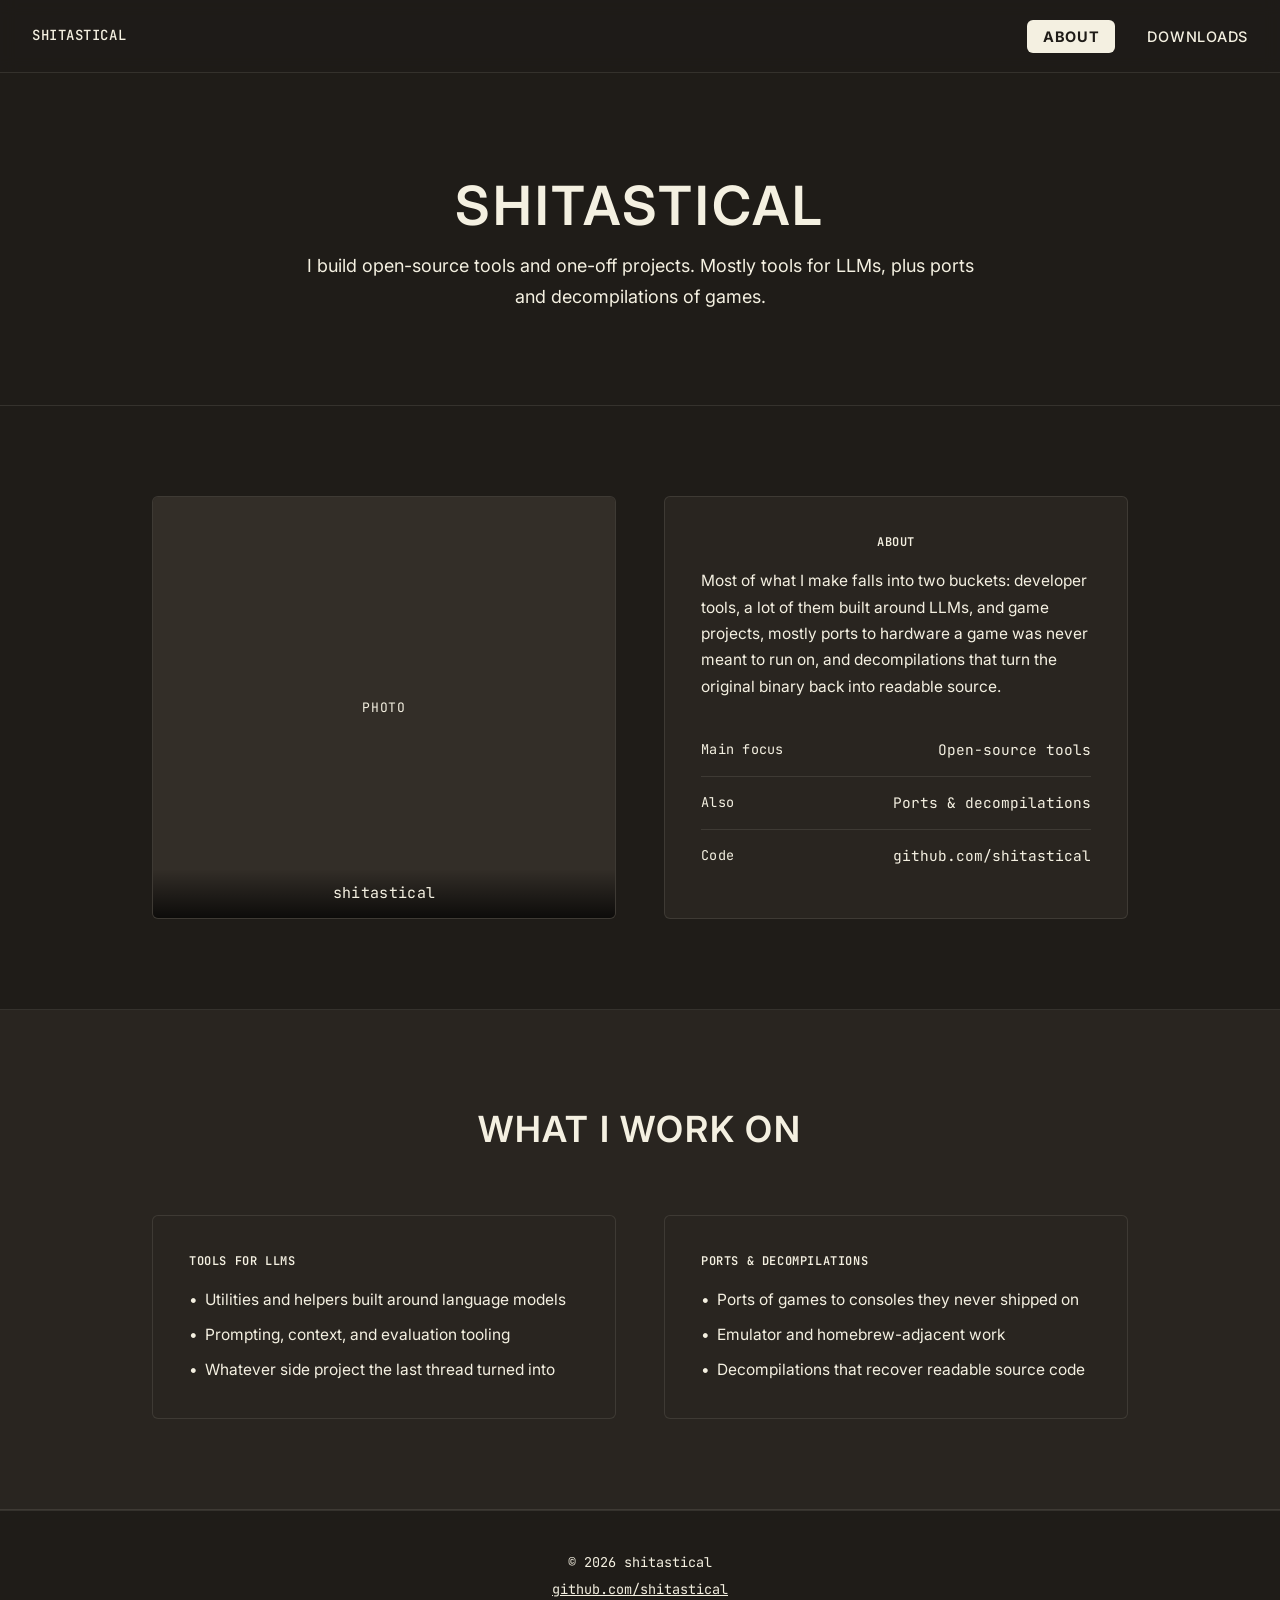
<file: index.html>
<!DOCTYPE html>
<html lang="en">
<head>
<meta charset="UTF-8">
<meta name="viewport" content="width=device-width, initial-scale=1.0">
<title>shitastical</title>
<link rel="preconnect" href="https://fonts.googleapis.com">
<link rel="preconnect" href="https://fonts.gstatic.com" crossorigin>
<link href="https://fonts.googleapis.com/css2?family=Inter:wght@400;500;600;700&family=JetBrains+Mono:wght@400;500&display=swap" rel="stylesheet">
<link rel="stylesheet" href="style.css?v=2">
</head>
<body>

<div class="page-transition" id="pageTransition"></div>

<nav class="nav">
  <div class="wrap">
    <a href="#top" class="brand" data-page="index.html">
      <!-- <img src="assets/images/logo.png" alt="shitastical" class="logo-img"> -->
      shitastical
    </a>
    <ul class="nav-links">
      <li><a href="index.html" class="active" data-page="index.html">About</a></li>
      <li><a href="page-two.html" data-page="page-two.html">Downloads</a></li>
    </ul>
  </div>
</nav>

<main id="pageContent">
<header class="page-hero" id="top">
  <div class="wrap">
    <h1>SHITASTICAL</h1>
    <p>I build open-source tools and one-off projects. Mostly tools for LLMs, plus ports and decompilations of games.</p>
  </div>
</header>

<section class="section" id="about">
  <div class="wrap">
    <div class="about-body">
      <div class="reveal about-card about-photo-card">
        <div class="photo-placeholder"><span>Photo</span></div>
        <div class="photo-caption">shitastical</div>
      </div>

      <div class="reveal about-card">
        <h4 class="about-card-label">About</h4>
        <p class="about-bio">
          Most of what I make falls into two buckets: developer tools, a lot of them built around LLMs, and game projects, mostly ports to hardware a game was never meant to run on, and decompilations that turn the original binary back into readable source.
        </p>
        <div class="stat-list">
          <div class="stat-row"><span class="label">Main focus</span><span class="value">Open-source tools</span></div>
          <div class="stat-row"><span class="label">Also</span><span class="value">Ports &amp; decompilations</span></div>
          <div class="stat-row"><span class="label">Code</span><span class="value">github.com/shitastical</span></div>
        </div>
      </div>
    </div>
  </div>
</section>

<section class="section section-alt" id="work">
  <div class="wrap">
    <div class="section-head reveal">
      <h2>What I work on</h2>
    </div>
    <div class="about-body">
      <div class="reveal about-card">
        <h4 class="about-card-label">Tools for LLMs</h4>
        <ul class="about-list">
          <li>Utilities and helpers built around language models</li>
          <li>Prompting, context, and evaluation tooling</li>
          <li>Whatever side project the last thread turned into</li>
        </ul>
      </div>
      <div class="reveal about-card">
        <h4 class="about-card-label">Ports &amp; Decompilations</h4>
        <ul class="about-list">
          <li>Ports of games to consoles they never shipped on</li>
          <li>Emulator and homebrew-adjacent work</li>
          <li>Decompilations that recover readable source code</li>
        </ul>
      </div>
    </div>
  </div>
</section>

</main>

<!-- Lightbox Modal Overlay -->
<div class="lightbox" id="screenshotLightbox">
  <div class="lightbox-content">
    <button class="lightbox-close" id="lightboxClose" aria-label="Close">&times;</button>
    <div id="lightboxTarget" style="width:100%; height:100%;"></div>
  </div>
</div>

<footer>
  <div class="wrap" style="justify-content: center; flex-direction: column; gap: 4px;">
    <span>&copy; 2026 shitastical</span>
    <span><a href="https://github.com/shitastical">github.com/shitastical</a></span>
  </div>
</footer>

<script>
  const pageContent = document.getElementById('pageContent');
  const pageTransition = document.getElementById('pageTransition');
  const navLinks = document.querySelectorAll('.nav-links a, .brand');

  navLinks.forEach(link => {
    link.addEventListener('click', async (e) => {
      const href = link.getAttribute('href');
      const dataPage = link.getAttribute('data-page');
      const targetPage = dataPage || href;

      if (href && !href.startsWith('#') && !href.startsWith('javascript:') && targetPage) {
        const currentPage = window.location.pathname.split('/').pop() || 'index.html';
        if (currentPage === targetPage) {
          e.preventDefault();
          window.scrollTo({ top: 0, behavior: 'smooth' });
          document.querySelectorAll('.reveal').forEach(el => el.classList.remove('is-visible'));
          setTimeout(() => { initRevealAnimations(); }, 100);
          return;
        }

        e.preventDefault();

        document.querySelectorAll('.nav-links a').forEach(a => a.classList.remove('active'));
        if (link.parentElement.classList.contains('nav-links')) {
          link.classList.add('active');
        } else {
          const matchingLink = document.querySelector(`.nav-links a[data-page="${targetPage}"]`);
          if (matchingLink) matchingLink.classList.add('active');
        }

        pageContent.classList.add('loading');
        if (pageTransition) pageTransition.classList.add('active');

        setTimeout(async () => {
          try {
            const response = await fetch(targetPage);
            const html = await response.text();
            const parser = new DOMParser();
            const doc = parser.parseFromString(html, 'text/html');
            const newContent = doc.getElementById('pageContent');

            if (newContent) {
              pageContent.innerHTML = newContent.innerHTML;
              history.pushState({}, '', targetPage);
              window.scrollTo(0, 0);
              initRevealAnimations();

              setTimeout(() => {
                pageContent.classList.remove('loading');
                if (pageTransition) pageTransition.classList.remove('active');
              }, 500);
            }
          } catch (error) {
            console.error('Failed to load page:', error);
            pageContent.classList.remove('loading');
            if (pageTransition) pageTransition.classList.remove('active');
            window.location.href = targetPage;
          }
        }, 400);
      }
    });
  });

  window.addEventListener('popstate', () => {
    const currentPage = window.location.pathname.split('/').pop() || 'index.html';
    const matchingLink = document.querySelector(`.nav-links a[data-page="${currentPage}"]`);
    if (matchingLink) {
      document.querySelectorAll('.nav-links a').forEach(a => a.classList.remove('active'));
      matchingLink.classList.add('active');
    }
  });

  function initRevealAnimations() {
    const revealEls = document.querySelectorAll('.reveal');
    if ('IntersectionObserver' in window) {
      const io = new IntersectionObserver((entries) => {
        entries.forEach(entry => {
          if (entry.isIntersecting) {
            entry.target.classList.add('is-visible');
            io.unobserve(entry.target);
          }
        });
      }, { threshold: 0.12 });
      revealEls.forEach(el => io.observe(el));
    } else {
      revealEls.forEach(el => el.classList.add('is-visible'));
    }
  }

  // Initialize on load
  initRevealAnimations();

  // Lightbox with event delegation
  const lightbox = document.getElementById('screenshotLightbox');
  const lightboxTarget = document.getElementById('lightboxTarget');
  const lightboxClose = document.getElementById('lightboxClose');
  
  document.addEventListener('click', (e) => {
    const frame = e.target.closest('.frame');
    if (frame && lightbox && lightboxTarget) {
      const img = frame.querySelector('img');
      const placeholder = frame.querySelector('.photo-placeholder-frame');
      
      if (img) {
        const clonedImg = img.cloneNode(true);
        lightboxTarget.innerHTML = '';
        lightboxTarget.appendChild(clonedImg);
        lightbox.classList.add('is-active');
        document.body.style.overflow = 'hidden';
      } else if (placeholder) {
        const clonedPlaceholder = placeholder.cloneNode(true);
        lightboxTarget.innerHTML = '';
        lightboxTarget.appendChild(clonedPlaceholder);
        lightbox.classList.add('is-active');
        document.body.style.overflow = 'hidden';
      }
    }
  });
  
  function closeLightbox() {
    if (lightbox) {
      lightbox.classList.remove('is-active');
      if (lightboxTarget) lightboxTarget.innerHTML = '';
      document.body.style.overflow = '';
    }
  }
  
  if (lightboxClose) lightboxClose.addEventListener('click', closeLightbox);
  if (lightbox) {
    lightbox.addEventListener('click', (e) => {
      if (e.target === lightbox) closeLightbox();
    });
  }
  
  document.addEventListener('keydown', (e) => {
    if (e.key === 'Escape') closeLightbox();
  });
</script>
</body>
</html>
</file>
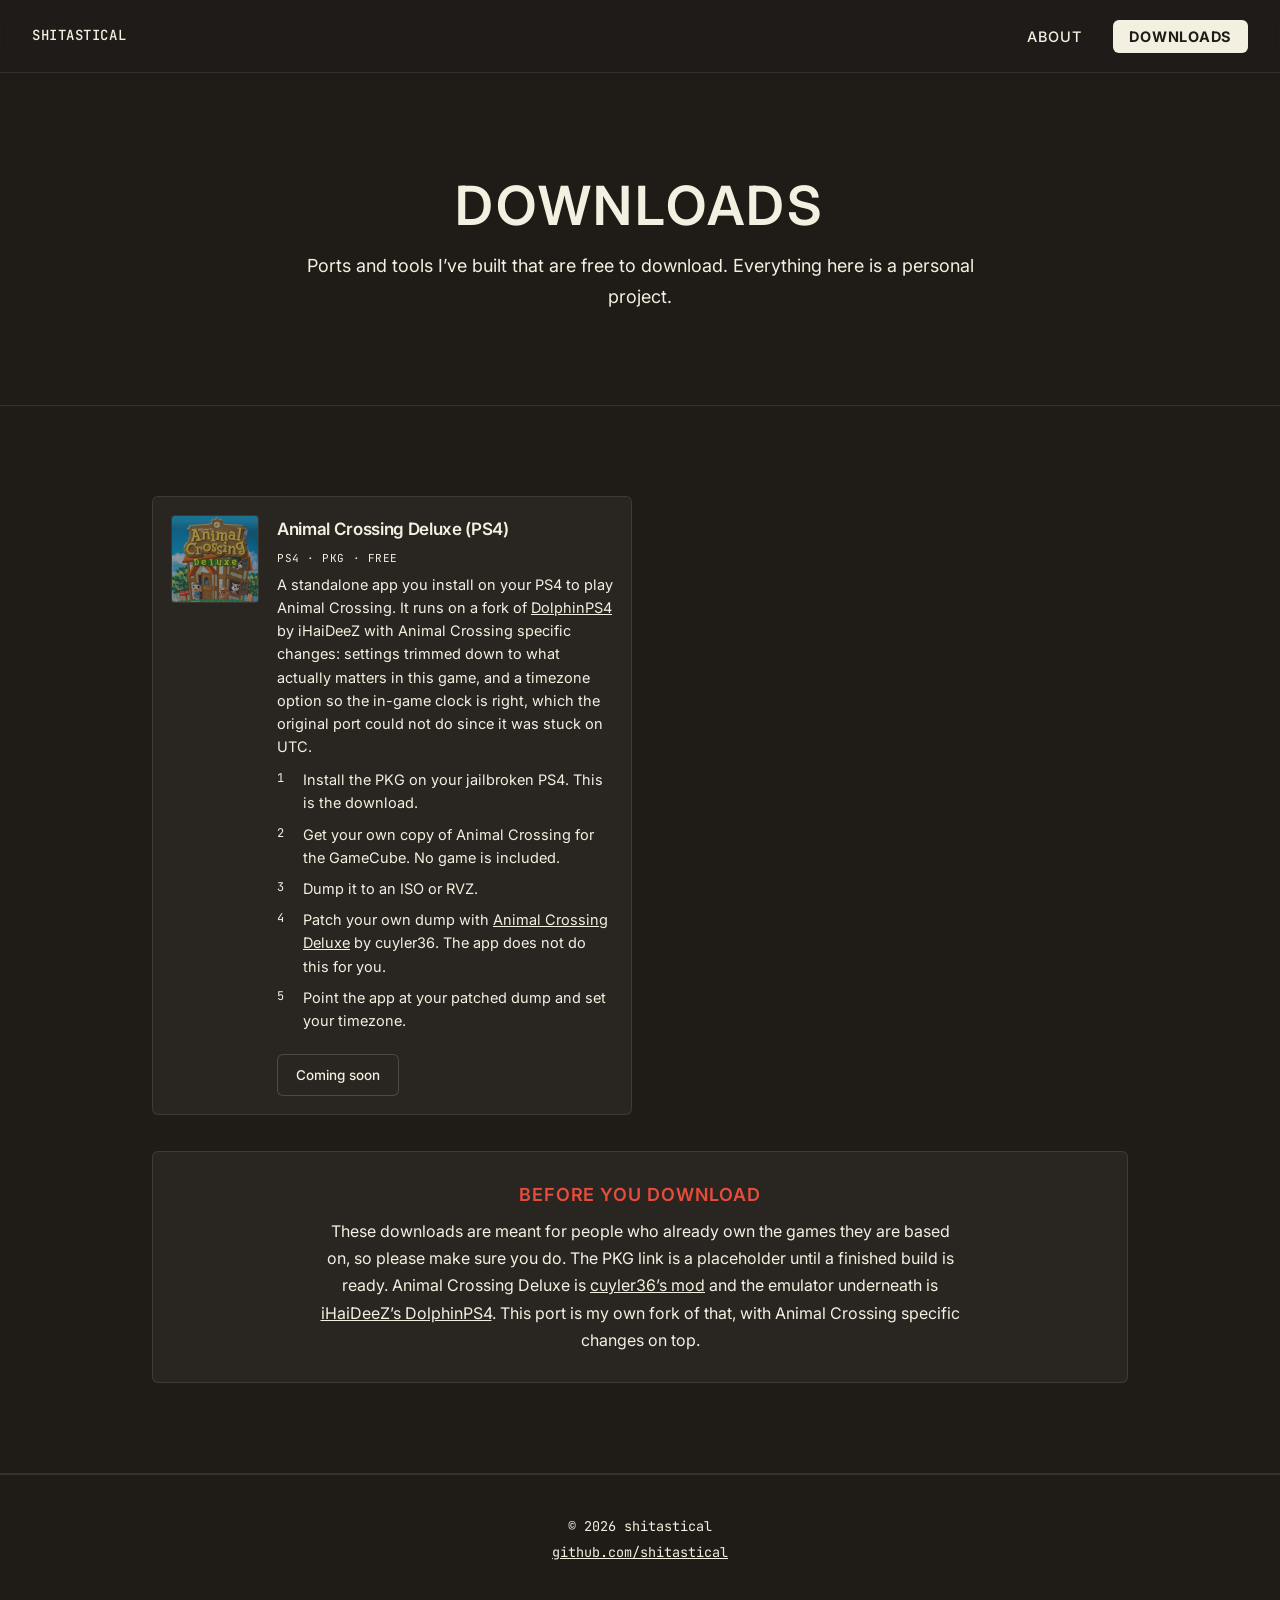
<file: page-two.html>
<!DOCTYPE html>
<html lang="en">
<head>
<meta charset="UTF-8">
<meta name="viewport" content="width=device-width, initial-scale=1.0">
<title>Downloads, shitastical</title>
<link rel="preconnect" href="https://fonts.googleapis.com">
<link rel="preconnect" href="https://fonts.gstatic.com" crossorigin>
<link href="https://fonts.googleapis.com/css2?family=Inter:wght@400;500;600;700&family=JetBrains+Mono:wght@400;500&display=swap" rel="stylesheet">
<link rel="stylesheet" href="style.css?v=2">
</head>
<body>

<div class="page-transition" id="pageTransition"></div>

<nav class="nav">
  <div class="wrap">
    <a href="#top" class="brand" data-page="page-two.html">
      <!-- <img src="assets/images/logo.png" alt="shitastical" class="logo-img"> -->
      shitastical
    </a>
    <ul class="nav-links">
      <li><a href="index.html" data-page="index.html">About</a></li>
      <li><a href="page-two.html" class="active" data-page="page-two.html">Downloads</a></li>
    </ul>
  </div>
</nav>

<main id="pageContent">
<header class="page-hero" id="top">
  <div class="wrap">
    <h1>DOWNLOADS</h1>
    <p>Ports and tools I&rsquo;ve built that are free to download. Everything here is a personal project.</p>
  </div>
</header>

<section class="section" id="downloads">
  <div class="wrap">
    <div class="download-grid">

      <article class="reveal download-card is-soon">
        <img class="download-thumb" src="assets/images/animal_crossing_deluxe_icon.jpeg"
             alt="Animal Crossing Deluxe cover art" width="88" height="88" loading="lazy">
        <div class="download-body">
          <h3 class="download-title">Animal Crossing Deluxe (PS4)</h3>
          <p class="download-meta">PS4 &middot; PKG &middot; Free</p>
          <p class="download-desc">
            A standalone app you install on your PS4 to play Animal Crossing. It runs on a fork
            of <a href="https://github.com/iHaiDeeZ/DolphinPS4" rel="noopener">DolphinPS4</a> by
            iHaiDeeZ with Animal Crossing specific changes: settings trimmed down to what
            actually matters in this game, and a timezone option so the in-game clock is right,
            which the original port could not do since it was stuck on UTC.
          </p>
          <ol class="download-steps">
            <li>Install the PKG on your jailbroken PS4. This is the download.</li>
            <li>Get your own copy of Animal Crossing for the GameCube. No game is included.</li>
            <li>Dump it to an ISO or RVZ.</li>
            <li>
              Patch your own dump with
              <a href="https://cuyler36.github.io/acdx/" rel="noopener">Animal Crossing Deluxe</a>
              by cuyler36. The app does not do this for you.
            </li>
            <li>Point the app at your patched dump and set your timezone.</li>
          </ol>
          <div class="download-actions">
            <a href="#" class="btn btn-outline">Coming soon</a>
          </div>
        </div>
      </article>

    </div>

    <div class="reveal note-panel">
      <h3>Before you download</h3>
      <p>
        These downloads are meant for people who already own the games they are based on,
        so please make sure you do. The PKG link is a placeholder until a finished build is
        ready. Animal Crossing Deluxe is
        <a href="https://cuyler36.github.io/acdx/" rel="noopener">cuyler36&rsquo;s mod</a> and
        the emulator underneath is
        <a href="https://github.com/iHaiDeeZ/DolphinPS4" rel="noopener">iHaiDeeZ&rsquo;s DolphinPS4</a>.
        This port is my own fork of that, with Animal Crossing specific changes on top.
      </p>
    </div>
  </div>
</section>

</main>

<!-- Lightbox Modal Overlay -->
<div class="lightbox" id="screenshotLightbox">
  <div class="lightbox-content">
    <button class="lightbox-close" id="lightboxClose" aria-label="Close">&times;</button>
    <div id="lightboxTarget" style="width:100%; height:100%;"></div>
  </div>
</div>

<footer>
  <div class="wrap" style="justify-content: center; flex-direction: column; gap: 4px;">
    <span>&copy; 2026 shitastical</span>
    <span><a href="https://github.com/shitastical">github.com/shitastical</a></span>
  </div>
</footer>

<script>
  // SPA Page Router
  const pageContent = document.getElementById('pageContent');
  const pageTransition = document.getElementById('pageTransition');
  const navLinks = document.querySelectorAll('.nav-links a, .brand');
  
  // Intercept nav clicks
  navLinks.forEach(link => {
    link.addEventListener('click', async (e) => {
      const href = link.getAttribute('href');
      const dataPage = link.getAttribute('data-page');
      const targetPage = dataPage || href;
      
      if (href && !href.startsWith('#') && !href.startsWith('javascript:') && targetPage) {
        // Skip transition if already on this page
        const currentPage = window.location.pathname.split('/').pop() || 'page-two.html';
        if (currentPage === targetPage) {
          e.preventDefault();
          window.scrollTo({ top: 0, behavior: 'smooth' });
          // Re-trigger reveal animations
          document.querySelectorAll('.reveal').forEach(el => el.classList.remove('is-visible'));
          setTimeout(() => {
            initRevealAnimations();
          }, 100);
          return;
        }
        
        e.preventDefault();
        
        // Update active state
        document.querySelectorAll('.nav-links a').forEach(a => a.classList.remove('active'));
        if (link.parentElement.classList.contains('nav-links')) {
          link.classList.add('active');
        } else {
          const matchingLink = document.querySelector(`.nav-links a[data-page="${targetPage}"]`);
          if (matchingLink) matchingLink.classList.add('active');
        }
        
        // Fade out content and show overlay
        pageContent.classList.add('loading');
        if (pageTransition) {
          pageTransition.classList.add('active');
        }
        
        // Wait for fade-out to complete, then fetch
        setTimeout(async () => {
          const fadeOutEnd = Date.now();
          
          try {
            const response = await fetch(targetPage);
            const html = await response.text();
            const parser = new DOMParser();
            const doc = parser.parseFromString(html, 'text/html');
            const newContent = doc.getElementById('pageContent');
            
            if (newContent) {
              pageContent.innerHTML = newContent.innerHTML;
              history.pushState({}, '', targetPage);
              window.scrollTo(0, 0);
              initRevealAnimations();
              
              // Wait 500ms after content is ready
              setTimeout(() => {
                pageContent.classList.remove('loading');
                if (pageTransition) {
                  pageTransition.classList.remove('active');
                }
              }, 500);
            }
          } catch (error) {
            console.error('Failed to load page:', error);
            pageContent.classList.remove('loading');
            if (pageTransition) {
              pageTransition.classList.remove('active');
            }
            window.location.href = targetPage;
          }
        }, 400);
      }
    });
  });
  
  // Handle browser back/forward
  window.addEventListener('popstate', () => {
    const currentPage = window.location.pathname.split('/').pop() || 'page-two.html';
    const matchingLink = document.querySelector(`.nav-links a[data-page="${currentPage}"]`);
    if (matchingLink) {
      document.querySelectorAll('.nav-links a').forEach(a => a.classList.remove('active'));
      matchingLink.classList.add('active');
    }
  });
  
  // Reveal animations
  function initRevealAnimations() {
    const revealEls = document.querySelectorAll('.reveal');
    if ('IntersectionObserver' in window) {
      const io = new IntersectionObserver((entries) => {
        entries.forEach(entry => {
          if (entry.isIntersecting) {
            entry.target.classList.add('is-visible');
            io.unobserve(entry.target);
          }
        });
      }, { threshold: 0.12 });
      revealEls.forEach(el => io.observe(el));
    } else {
      revealEls.forEach(el => el.classList.add('is-visible'));
    }
  }
  
  // Lightbox with event delegation
  const lightbox = document.getElementById('screenshotLightbox');
  const lightboxTarget = document.getElementById('lightboxTarget');
  const lightboxClose = document.getElementById('lightboxClose');
  
  document.addEventListener('click', (e) => {
    const frame = e.target.closest('.frame');
    if (frame && lightbox && lightboxTarget) {
      const img = frame.querySelector('img');
      const placeholder = frame.querySelector('.photo-placeholder-frame');
      
      if (img) {
        const clonedImg = img.cloneNode(true);
        lightboxTarget.innerHTML = '';
        lightboxTarget.appendChild(clonedImg);
        lightbox.classList.add('is-active');
        document.body.style.overflow = 'hidden';
      } else if (placeholder) {
        const clonedPlaceholder = placeholder.cloneNode(true);
        lightboxTarget.innerHTML = '';
        lightboxTarget.appendChild(clonedPlaceholder);
        lightbox.classList.add('is-active');
        document.body.style.overflow = 'hidden';
      }
    }
  });
  
  function closeLightbox() {
    if (lightbox) {
      lightbox.classList.remove('is-active');
      if (lightboxTarget) lightboxTarget.innerHTML = '';
      document.body.style.overflow = '';
    }
  }
  
  if (lightboxClose) lightboxClose.addEventListener('click', closeLightbox);
  if (lightbox) {
    lightbox.addEventListener('click', (e) => {
      if (e.target === lightbox) closeLightbox();
    });
  }
  
  document.addEventListener('keydown', (e) => {
    if (e.key === 'Escape') closeLightbox();
  });
  
  // Initialize on load
  initRevealAnimations();
</script>
</body>
</html>
</file>
<file: style.css>
:root {
  /* Two-tone beige palette */
  --void: #1f1c18;
  --panel: #292520;
  --panel-2: #332e28;
  --line: rgba(244, 240, 225, 0.1);
  --line-strong: rgba(244, 240, 225, 0.18);
  --paper: #f4f0e1;
  --dim: #f4f0e1;
  --dimmer: #f4f0e1;
  --accent: #f4f0e1;
  --accent-hover: #f4f0e1;

  --font-body: 'Inter', -apple-system, BlinkMacSystemFont, "Segoe UI", Roboto, sans-serif;
  --font-mono: 'JetBrains Mono', monospace;

  --wrap: 1040px;
}

* { box-sizing: border-box; }

html {
  scroll-behavior: smooth;
  scroll-padding-top: 72px; 
}

body {
  margin: 0;
  background: var(--void);
  color: var(--paper);
  font-family: var(--font-body);
  font-size: 16px;
  line-height: 1.65;
  -webkit-font-smoothing: antialiased;
}

img {
  max-width: 100%;
  display: block;
  object-fit: cover;
}

a { color: inherit; }

:focus-visible {
  outline: 2px solid var(--accent); 
  outline-offset: 3px;
}

.wrap { max-width: var(--wrap); margin: 0 auto; padding: 0 32px; }

.status-tag {
  display: inline-block;
  font-family: var(--font-mono);
  font-size: 12px;
  letter-spacing: .06em;
  text-transform: uppercase;
  color: var(--accent);
  background: rgba(244, 240, 225, 0.06);
  border: 1px solid var(--line-strong);
  border-radius: 4px;
  padding: 6px 14px;
}

h1, h2, h3, h4 {
  font-family: var(--font-body);
  font-weight: 600;
  margin: 0;
  letter-spacing: -.02em;
}

/* ---------- NAV ---------- */
.nav {
  position: fixed;
  top: 0; left: 0; right: 0;
  z-index: 10000;
  background: rgba(31, 28, 24, 0.96);
  backdrop-filter: blur(8px);
  border-bottom: 1px solid var(--line);
}

.nav .wrap {
  display: flex;
  align-items: center;
  justify-content: space-between;
  height: 72px;
  max-width: 100%;
  padding: 0 32px;
}
.brand {
  display: flex;
  align-items: center;
  gap: 12px;
  text-decoration: none;
  font-family: var(--font-mono);
  font-size: 14px;
  font-weight: 500;
  letter-spacing: .04em;
  text-transform: uppercase;
  color: var(--paper);
}
.logo-img {
  width: 36px; height: 36px;
  flex-shrink: 0;
  object-fit: contain;
  border-radius: 4px;
}
.nav-links {
  display: flex;
  gap: 32px;
  list-style: none;
  margin: 0; padding: 0;
}
.nav-links a {
  color: var(--dim);
  text-decoration: none;
  font-size: 14.5px;
  font-weight: 500;
  text-transform: uppercase;
  letter-spacing: .05em;
  transition: color .2s ease;
}
.nav-links a:hover { color: var(--paper); }
.nav-links a.active {
  color: var(--void);
  font-weight: 700;
  background: var(--paper);
  padding: 8px 16px;
  border-radius: 6px;
}
@media (max-width: 760px){ .nav-links { display: none; } }

/* ---------- HERO ---------- */
.hero {
  padding: 160px 0 90px;
  border-bottom: 1px solid var(--line);
  background: var(--void);
  text-align: center;
}

.hero-content {
  max-width: 760px;
  margin: 0 auto;
}
.hero h1 {
  font-size: clamp(36px, 4.5vw, 54px);
  line-height: 1.1;
  margin: 16px 0 16px;
}
.hero p.lede {
  font-size: 18px;
  color: var(--dim);
  margin: 0 auto 32px;
  max-width: 62ch;
  line-height: 1.7;
}
.hero-ctas {
  display: flex;
  gap: 16px;
  justify-content: center;
  margin-bottom: 48px;
}

.btn {
  display: inline-flex;
  align-items: center;
  justify-content: center;
  gap: 10px;
  font-family: var(--font-body);
  font-weight: 500;
  font-size: 15px;
  padding: 12px 24px;
  border-radius: 6px;
  text-decoration: none;
  border: 1px solid transparent;
  cursor: pointer;
  transition: background .2s ease, border-color .2s ease, color .2s ease;
}

.btn-donate { background: var(--paper); color: var(--void); }
.btn-donate:hover { background: var(--accent-hover); }

.btn-outline { background: var(--panel); border-color: var(--line-strong); color: var(--paper); }
.btn-outline:hover { border-color: var(--accent); background: var(--panel-2); }

/* ---------- FRAMES ---------- */
.frame { 
  background: var(--panel);
  border: 1px solid var(--line);
  border-radius: 6px;
  padding: 14px;
  margin: 0 auto;
  width: 100%;
  cursor: pointer;
  transition: border-color .2s ease, transform .2s ease, box-shadow .2s ease;
}
.frame:hover {
  border-color: var(--accent);
  transform: translateY(-2px);
  box-shadow: 0 8px 24px rgba(0, 0, 0, 0.3);
}

.frame-inner {
  width: 100%;
  aspect-ratio: 16 / 9;
  background: var(--panel-2);
  border: 1px solid var(--line);
  border-radius: 4px;
  display: flex;
  align-items: center;
  justify-content: center;
  text-align: center;
  position: relative;
  overflow: hidden;
}
.frame-inner img {
  width: 100%;
  height: 100%;
  object-fit: cover;
}
.frame-inner svg {
  position: absolute;
  top: 0; left: 0;
  width: 100%; height: 100%;
  display: block;
}
.frame-cap {
  display: flex;
  justify-content: space-between;
  font-family: var(--font-mono);
  font-size: 12px;
  color: var(--dimmer);
  padding: 10px 4px 0;
}

/* ---------- LIGHTBOX ---------- */
.lightbox {
  position: fixed;
  top: 0; left: 0; width: 100%; height: 100%;
  background: rgba(20, 18, 16, 0.97);
  z-index: 20000;
  display: none;
  align-items: center;
  justify-content: center;
  padding: 40px;
  backdrop-filter: blur(12px);
}
.lightbox.is-active {
  display: flex;
}
.lightbox-content {
  max-width: 960px;
  width: 100%;
  background: var(--panel-2);
  border: 1px solid var(--line-strong);
  border-radius: 8px;
  padding: 14px;
  position: relative;
  box-shadow: 0 24px 48px rgba(0, 0, 0, 0.5);
}
.lightbox-content svg,
.lightbox-content img {
  width: 100%;
  height: auto;
  display: block;
  border-radius: 4px;
}
.lightbox-close {
  position: absolute;
  top: -40px; right: 0;
  background: none;
  border: none;
  color: #e74c3c;
  font-family: var(--font-mono);
  font-size: 28px;
  font-weight: bold;
  cursor: pointer;
  line-height: 1;
  padding: 4px 8px;
  transition: color .2s ease, transform .15s ease;
}
.lightbox-close:hover {
  color: #ff6b5a;
  transform: scale(1.15);
}

/* ---------- SECTIONS ---------- */
.section { padding: 90px 0; border-bottom: 1px solid var(--line); }
.section-alt { background: var(--panel); }
.section-head { max-width: 740px; margin: 0 auto 56px; text-align: center; }
.section-head h2 { font-size: clamp(28px, 3vw, 36px); margin-bottom: 16px; text-transform: uppercase; letter-spacing: .05em; }
.section-head p { margin: 10px 0 0; font-size: 17px; color: var(--dim); line-height: 1.7; }

/* ---------- ABOUT ---------- */
.about-body { 
  display: grid; 
  grid-template-columns: 1fr 1fr; 
  gap: 48px; 
  align-items: stretch;
}

.about-card {
  background: var(--panel);
  border: 1px solid var(--line);
  border-radius: 6px;
  padding: 36px;
  display: flex;
  flex-direction: column;
  justify-content: flex-start;
  height: 100%;
}

.about-card-label {
  font-family: var(--font-mono);
  font-size: 12px;
  letter-spacing: .05em;
  text-transform: uppercase;
  color: var(--accent);
  margin-bottom: 16px;
}

#philosophy .about-card-label {
  text-align: center;
}

#about .about-card-label {
  text-align: center;
}

.about-bio {
  font-size: 15.5px;
  color: var(--dim);
  line-height: 1.7;
  margin: 0 0 24px;
}

.about-list {
  list-style: none;
  margin: 0;
  padding: 0;
  display: flex;
  flex-direction: column;
  gap: 10px;
}
.about-list li {
  font-size: 15.5px;
  color: var(--dim);
  padding-left: 16px;
  position: relative;
  line-height: 1.6;
}
.about-list li::before {
  content: "•";
  position: absolute;
  left: 0;
  color: var(--accent);
}

.about-photo-card {
  display: flex;
  align-items: center;
  justify-content: center;
  padding: 0;
  overflow: hidden;
  position: relative;
}

.photo-caption {
  position: absolute;
  left: 0;
  right: 0;
  bottom: 0;
  padding: 12px 16px;
  background: linear-gradient(to top, rgba(0,0,0,.75), rgba(0,0,0,0));
  color: var(--paper);
  font-family: var(--font-mono);
  font-size: 15px;
  letter-spacing: .02em;
  text-align: center;
}

.photo-placeholder {
  width: 100%;
  height: 100%;
  min-height: 280px;
  background: var(--panel-2);
  display: flex;
  align-items: center;
  justify-content: center;
}
.photo-placeholder span {
  font-family: var(--font-mono);
  font-size: 13px;
  color: var(--dimmer);
  text-transform: uppercase;
  letter-spacing: .05em;
}

.photo-placeholder-frame {
  display: flex;
  align-items: center;
  justify-content: center;
}
.photo-placeholder-frame span {
  font-family: var(--font-mono);
  font-size: 13px;
  color: var(--dimmer);
  text-transform: uppercase;
  letter-spacing: .05em;
}

.feature-cols {
  display: grid;
  grid-template-columns: 1fr 1fr;
  gap: 28px;
  height: 100%;
}
.feature-cols ul {
  list-style: none;
  margin: 0;
  padding: 0;
  display: flex;
  flex-direction: column;
  gap: 10px;
}
.feature-cols li {
  font-size: 15.5px;
  color: var(--dim);
  padding-left: 16px;
  position: relative;
  line-height: 1.6;
}
.feature-cols li::before {
  content: "•";
  position: absolute;
  left: 0;
  color: var(--accent);
}

.stat-list { 
  display: flex;
  flex-direction: column;
  justify-content: center;
  height: 100%;
}
.stat-row {
  display: flex; justify-content: space-between;
  padding: 14px 0; border-bottom: 1px solid var(--line);
}
.stat-row:last-child { border-bottom: none; }
.stat-row .label {
  font-family: var(--font-mono); font-size: 13.5px; letter-spacing: .02em;
  color: var(--dimmer);
}
.stat-row .value { font-family: var(--font-mono); font-size: 14.5px; color: var(--paper); }

.note-panel {
  background: var(--panel);
  border: 1px solid var(--line);
  border-radius: 6px;
  padding: 28px 36px;
  margin-top: 36px;
  text-align: center;
}
.note-panel h3 { font-size: 18px; font-weight: 600; margin-bottom: 8px; color: #e74c3c; text-transform: uppercase; letter-spacing: .05em; }
.note-panel p { margin: 0 auto; font-size: 16px; color: var(--dim); max-width: 64ch; line-height: 1.7; }

/* ---------- GALLERY ---------- */
.gallery-grid { display: grid; grid-template-columns: repeat(2, 1fr); gap: 24px; }
@media (max-width: 640px){ .gallery-grid { grid-template-columns: 1fr; } }

/* ---------- DEVLOG ---------- */
.log { max-width: 720px; margin: 0 auto; }
.log-entry {
  display: grid; 
  grid-template-columns: 120px 1fr; 
  gap: 32px;
  padding: 24px 0; 
  border-bottom: 1px solid var(--line);
}
.log-entry:first-child { padding-top: 0; }
.log-entry:last-child { border-bottom: none; }
.log-date {
  font-family: var(--font-mono); 
  font-size: 13.5px; 
  color: var(--dimmer);
  line-height: 1.5;
}
.log-tag {
  display: inline-block; 
  font-family: var(--font-mono); 
  font-size: 11.5px;
  letter-spacing: .04em; 
  text-transform: uppercase; 
  color: var(--accent);
  margin-bottom: 6px;
}
.log-entry h3 { font-size: 18px; font-weight: 600; margin-bottom: 8px; }
.log-entry p { margin: 0; font-size: 15.5px; color: var(--dim); line-height: 1.65; }

/* ---------- SUPPORT ---------- */
.support-grid { display: flex; flex-wrap: wrap; justify-content: center; gap: 28px; max-width: 860px; margin: 0 auto; }
@media (max-width: 680px){ .support-grid { flex-direction: column; align-items: center; } }
.support-card {
  background: var(--panel-2);
  border: 1px solid var(--line);
  border-radius: 6px;
  padding: 36px;
  display: flex;
  flex-direction: column;
  align-items: center;
  text-align: center;
  min-height: 400px;
  width: 100%;
  max-width: 340px;
}
.support-card h3 { font-size: 20px; font-weight: 600; margin-bottom: 10px; }
.support-card > p { color: var(--dim); font-size: 15.5px; margin: 0 0 24px; line-height: 1.65; }
.roles {
  list-style: none; margin: 0 0 28px; padding: 0;
  display: flex; flex-direction: column; gap: 8px;
  width: 100%;
  text-align: center;
  background: var(--panel);
  padding: 20px;
  border: 1px solid var(--line);
  border-radius: 4px;
}
.roles li {
  font-family: var(--font-mono);
  font-size: 14px; color: var(--paper);
}
.support-card .btn { margin: auto 0; }

/* ---------- PAGE HERO (for devlog/join pages) ---------- */
.page-hero {
  padding: 160px 0 60px;
  border-bottom: 1px solid var(--line);
  background: var(--void);
  text-align: center;
}
.page-hero h1 {
  font-size: clamp(36px, 4.5vw, 54px);
  line-height: 1.1;
  margin: 16px 0 16px;
  text-transform: uppercase;
  letter-spacing: .05em;
}
.page-hero p {
  font-size: 18px;
  color: var(--dim);
  margin: 0 auto 32px;
  max-width: 62ch;
  line-height: 1.7;
}

/* ---------- ROLES GRID (for join page) ---------- */
.roles-grid {
  display: grid;
  grid-template-columns: repeat(2, 1fr);
  gap: 24px;
  max-width: 860px;
  margin: 0 auto;
}
@media (max-width: 680px){ .roles-grid { grid-template-columns: 1fr; } }
.role-card {
  background: var(--panel);
  border: 1px solid var(--line);
  border-radius: 6px;
  padding: 36px;
  display: flex;
  flex-direction: column;
  align-items: center;
  text-align: center;
}
.role-card h3 {
  font-family: var(--font-mono);
  font-size: 16px;
  text-transform: uppercase;
  letter-spacing: .05em;
  margin-bottom: 12px;
  color: var(--accent);
}
.role-card p {
  font-size: 15px;
  color: var(--dim);
  line-height: 1.6;
  margin: 0;
}

/* ---------- FORM (for join page) ---------- */
.apply-form {
  max-width: 640px;
  margin: 0 auto;
  background: var(--panel);
  border: 1px solid var(--line);
  border-radius: 6px;
  padding: 48px;
}
.form-group {
  margin-bottom: 24px;
}
.form-group label {
  display: block;
  font-family: var(--font-mono);
  font-size: 13px;
  text-transform: uppercase;
  letter-spacing: .05em;
  color: var(--dimmer);
  margin-bottom: 8px;
}
.form-group input,
.form-group select,
.form-group textarea {
  width: 100%;
  background: var(--panel-2);
  border: 1px solid var(--line-strong);
  border-radius: 4px;
  padding: 12px 16px;
  color: var(--paper);
  font-family: var(--font-body);
  font-size: 15px;
  transition: border-color .2s ease;
}
.form-group input:focus,
.form-group select:focus,
.form-group textarea:focus {
  outline: none;
  border-color: var(--accent);
}
.form-group textarea {
  resize: vertical;
  min-height: 120px;
}
.form-submit {
  width: 100%;
  background: var(--paper);
  color: var(--void);
  font-weight: 600;
  font-size: 15px;
  padding: 14px 24px;
  border: none;
  border-radius: 6px;
  cursor: pointer;
  text-transform: uppercase;
  letter-spacing: .05em;
  transition: background .2s ease;
}
.form-submit:hover {
  background: var(--accent-hover);
}

/* ---------- DOWNLOADS ---------- */
.download-grid {
  display: grid;
  grid-template-columns: repeat(auto-fill, minmax(320px, 1fr));
  gap: 16px;
}
.download-card {
  background: var(--panel);
  border: 1px solid var(--line);
  border-radius: 6px;
  padding: 18px;
  display: flex;
  gap: 18px;
  align-items: flex-start;
  transition: border-color .2s ease;
}
.download-card:hover { border-color: var(--line-strong); }
.download-thumb {
  width: 88px;
  height: 88px;
  flex-shrink: 0;
  object-fit: cover;
  border-radius: 4px;
  border: 1px solid var(--line);
  background: var(--panel-2);
}
.download-body {
  min-width: 0;
  display: flex;
  flex-direction: column;
  gap: 6px;
}
.download-title {
  font-size: 17px;
  font-weight: 600;
  margin: 0;
}
.download-meta {
  font-family: var(--font-mono);
  font-size: 11px;
  letter-spacing: .05em;
  text-transform: uppercase;
  color: var(--dimmer);
  margin: 0;
}
.download-desc {
  font-size: 14.5px;
  color: var(--dim);
  line-height: 1.6;
  margin: 0;
}
.download-actions {
  margin-top: 8px;
  display: flex;
  gap: 10px;
  flex-wrap: wrap;
}
.download-actions .btn { padding: 9px 18px; font-size: 13.5px; }
.download-card.is-soon .download-thumb { opacity: .6; }
.download-steps {
  list-style: none;
  margin: 4px 0 0;
  padding: 0;
  counter-reset: step;
}
.download-steps li {
  font-size: 14.5px;
  color: var(--dim);
  line-height: 1.6;
  padding-left: 26px;
  position: relative;
  margin-bottom: 8px;
  counter-increment: step;
}
.download-steps li::before {
  content: counter(step);
  position: absolute;
  left: 0;
  top: 1px;
  font-family: var(--font-mono);
  font-size: 12px;
  color: var(--accent);
}

/* ---------- FOOTER ---------- */
footer { padding: 40px 0; background: var(--void); border-top: 1px solid var(--line); }
footer .wrap {
  display: flex; 
  justify-content: center; 
  align-items: center;
  font-family: var(--font-mono);
  font-size: 13.5px; 
  color: var(--dimmer);
}

/* ---------- REVEAL ---------- */
.reveal { 
  opacity: 0; 
  transform: translateY(16px); 
  transition: opacity 0.6s ease, transform 0.6s ease; 
}
.reveal.is-visible { opacity: 1; transform: translateY(0); }
@media (prefers-reduced-motion: reduce){
  .reveal { opacity: 1; transform: none; transition: none; }
  html { scroll-behavior: auto; }
}

/* ---------- ROADMAP ---------- */
.roadmap {
  max-width: 800px;
  margin: 0 auto;
  display: flex;
  flex-direction: column;
  gap: 24px;
}
.roadmap-entry {
  display: grid;
  grid-template-columns: 140px 1fr;
  gap: 32px;
  padding: 24px;
  background: var(--panel);
  border: 1px solid var(--line);
  border-radius: 6px;
  transition: border-color .2s ease, transform .2s ease;
}
.roadmap-entry:hover {
  border-color: var(--line-strong);
  transform: translateY(-2px);
}
.roadmap-date {
  font-family: var(--font-mono);
  font-size: 13px;
  letter-spacing: .04em;
  text-transform: uppercase;
  color: var(--accent);
  white-space: nowrap;
  padding-top: 2px;
}
.roadmap-content h3 {
  font-size: 18px;
  font-weight: 600;
  margin: 0 0 8px;
  color: var(--paper);
}
.roadmap-content p {
  margin: 0;
  font-size: 15.5px;
  color: var(--dim);
  line-height: 1.65;
}
@media (max-width: 680px) {
  .roadmap-entry {
    grid-template-columns: 1fr;
    gap: 10px;
  }
}

/* ---------- PAGE TRANSITION ---------- */
.page-transition {
  position: fixed;
  top: 72px; left: 0;
  width: 100%; height: calc(100% - 72px);
  background: var(--void);
  z-index: 9999;
  pointer-events: none;
  opacity: 0;
  transition: opacity 0.4s ease;
}
.page-transition.active {
  opacity: 1;
  pointer-events: all;
}

#pageContent {
  opacity: 1;
  transition: opacity 0.4s ease;
}
#pageContent.loading {
  opacity: 0;
}

@media (max-width: 820px) {
  .about-body { grid-template-columns: 1fr; gap: 32px; }
  .feature-cols { margin-top: 24px; }
  .section { padding: 60px 0; }
  .apply-form { padding: 32px 24px; }
  .log-entry { grid-template-columns: 1fr; gap: 8px; }
  .download-grid { grid-template-columns: 1fr; }
}
</file>
